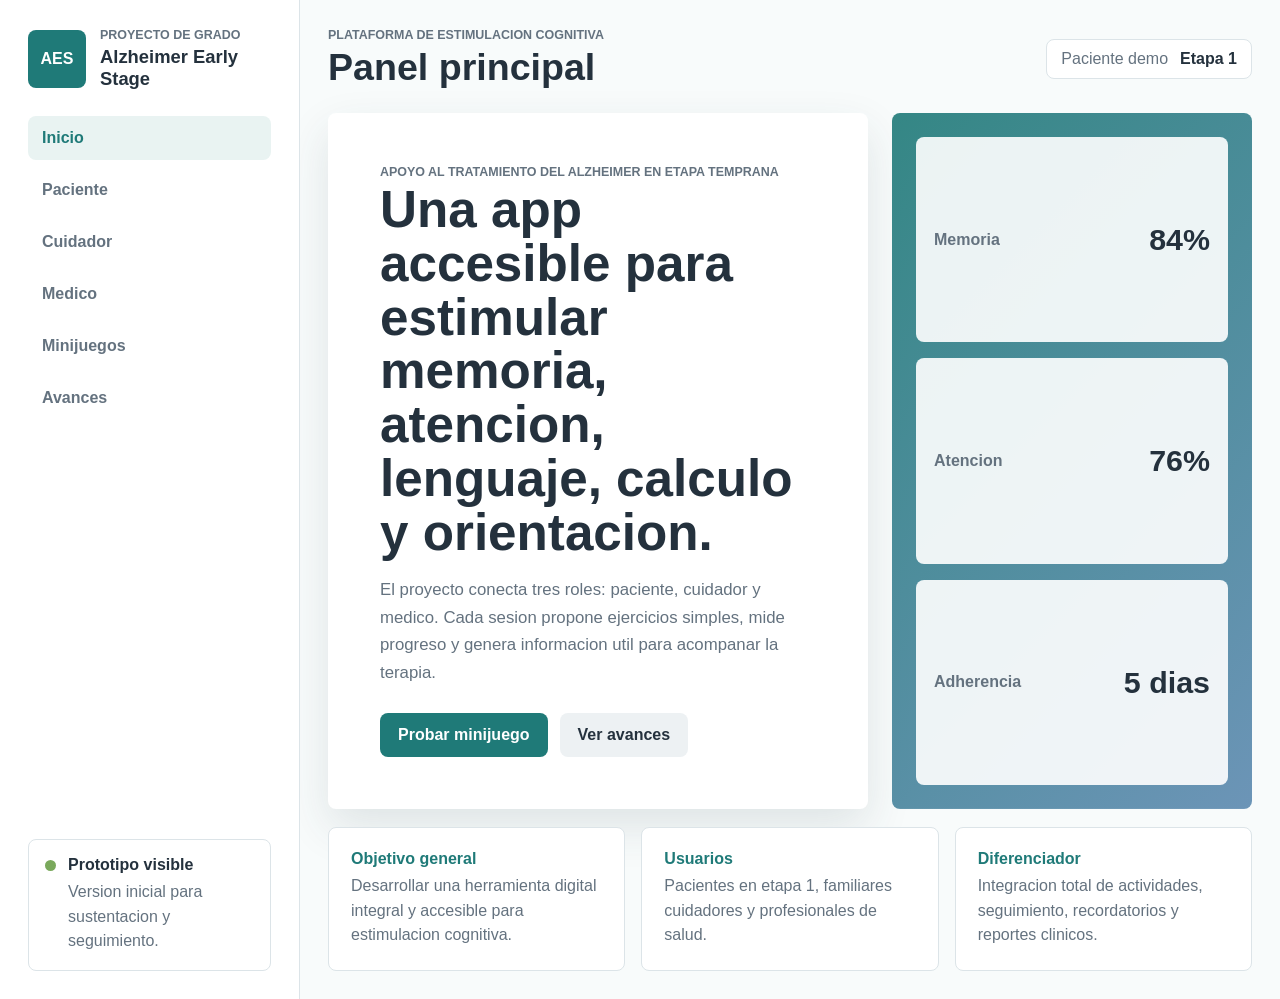
<file: index.html>
<!doctype html>
<html lang="es">
  <head>
    <meta charset="UTF-8" />
    <meta name="viewport" content="width=device-width, initial-scale=1.0" />
    <title>Alzheimer Early Stage</title>
    <link rel="stylesheet" href="styles.css" />
  </head>
  <body>
    <div class="app-shell">
      <aside class="sidebar">
        <div class="brand">
          <div class="brand-mark">AES</div>
          <div>
            <p>Proyecto de grado</p>
            <h1>Alzheimer Early Stage</h1>
          </div>
        </div>

        <nav class="nav" aria-label="Navegacion principal">
          <button class="nav-item active" data-view="overview">Inicio</button>
          <button class="nav-item" data-view="patient">Paciente</button>
          <button class="nav-item" data-view="caregiver">Cuidador</button>
          <button class="nav-item" data-view="doctor">Medico</button>
          <button class="nav-item" data-view="games">Minijuegos</button>
          <button class="nav-item" data-view="progress">Avances</button>
        </nav>

        <section class="status-panel">
          <span class="status-dot"></span>
          <div>
            <strong>Prototipo visible</strong>
            <p>Version inicial para sustentacion y seguimiento.</p>
          </div>
        </section>
      </aside>

      <main class="content">
        <section class="topbar">
          <div>
            <p class="eyebrow">Plataforma de estimulacion cognitiva</p>
            <h2 id="view-title">Panel principal</h2>
          </div>
          <div class="profile-pill">
            <span>Paciente demo</span>
            <strong>Etapa 1</strong>
          </div>
        </section>

        <section class="view active" id="overview">
          <div class="hero">
            <div class="hero-copy">
              <p class="eyebrow">Apoyo al tratamiento del Alzheimer en etapa temprana</p>
              <h3>Una app accesible para estimular memoria, atencion, lenguaje, calculo y orientacion.</h3>
              <p>
                El proyecto conecta tres roles: paciente, cuidador y medico. Cada sesion propone ejercicios
                simples, mide progreso y genera informacion util para acompanar la terapia.
              </p>
              <div class="hero-actions">
                <button class="primary-action" data-jump="games">Probar minijuego</button>
                <button class="secondary-action" data-jump="progress">Ver avances</button>
              </div>
            </div>
            <div class="hero-visual" aria-label="Resumen visual de la plataforma">
              <div class="brain-card">
                <span>Memoria</span>
                <strong>84%</strong>
              </div>
              <div class="brain-card">
                <span>Atencion</span>
                <strong>76%</strong>
              </div>
              <div class="brain-card">
                <span>Adherencia</span>
                <strong>5 dias</strong>
              </div>
            </div>
          </div>

          <div class="metrics-grid">
            <article>
              <span>Objetivo general</span>
              <p>Desarrollar una herramienta digital integral y accesible para estimulacion cognitiva.</p>
            </article>
            <article>
              <span>Usuarios</span>
              <p>Pacientes en etapa 1, familiares cuidadores y profesionales de salud.</p>
            </article>
            <article>
              <span>Diferenciador</span>
              <p>Integracion total de actividades, seguimiento, recordatorios y reportes clinicos.</p>
            </article>
          </div>
        </section>

        <section class="view" id="patient">
          <div class="section-header">
            <p class="eyebrow">Modulo Paciente</p>
            <h3>Sesiones simples, grandes botones y progreso visible.</h3>
          </div>
          <div class="two-column">
            <div class="panel">
              <h4>Rutina de hoy</h4>
              <div class="task-list">
                <label><input type="checkbox" checked /> Memoria visual</label>
                <label><input type="checkbox" /> Atencion sostenida</label>
                <label><input type="checkbox" /> Orientacion diaria</label>
              </div>
            </div>
            <div class="panel">
              <h4>Banco de recuerdos</h4>
              <p class="soft-text">Espacio para usar fotos, nombres y lugares significativos en ejercicios personalizados.</p>
              <div class="memory-strip">
                <span>Familia</span>
                <span>Casa</span>
                <span>Musica</span>
              </div>
            </div>
          </div>
        </section>

        <section class="view" id="caregiver">
          <div class="section-header">
            <p class="eyebrow">Modulo Cuidador</p>
            <h3>Acompanamiento, recordatorios y datos faciles de entender.</h3>
          </div>
          <div class="dashboard-grid">
            <article class="panel">
              <h4>Recordatorios</h4>
              <ul class="clean-list">
                <li>10:00 a. m. - Sesion cognitiva</li>
                <li>2:00 p. m. - Hidratacion</li>
                <li>6:00 p. m. - Actividad familiar</li>
              </ul>
            </article>
            <article class="panel">
              <h4>Alertas suaves</h4>
              <p class="soft-text">El sistema puede avisar cambios de uso, irritabilidad reportada o abandono de sesiones.</p>
            </article>
            <article class="panel wide">
              <h4>Apoyo entre cuidadores</h4>
              <p class="soft-text">Se proyecta una comunidad moderada con consejos, recursos educativos y experiencias.</p>
            </article>
          </div>
        </section>

        <section class="view" id="doctor">
          <div class="section-header">
            <p class="eyebrow">Modulo Medico</p>
            <h3>Reportes clinicos para comparar evolucion y tomar decisiones.</h3>
          </div>
          <div class="report-layout">
            <div class="panel">
              <h4>Resumen clinico</h4>
              <dl class="summary-list">
                <div><dt>Paciente</dt><dd>Maria Gomez</dd></div>
                <div><dt>Diagnostico</dt><dd>Alzheimer etapa inicial</dd></div>
                <div><dt>Adherencia</dt><dd>82%</dd></div>
                <div><dt>Riesgo</dt><dd>Moderado bajo</dd></div>
              </dl>
            </div>
            <div class="panel">
              <h4>Patrones detectados</h4>
              <p class="soft-text">Mejor respuesta en actividades visuales. Mayor dificultad en calculo simple despues de sesiones largas.</p>
            </div>
          </div>
        </section>

        <section class="view" id="games">
          <div class="section-header">
            <p class="eyebrow">Minijuegos cognitivos</p>
            <h3>Prototipo jugable de memoria visual.</h3>
          </div>
          <div class="game-layout">
            <div class="game-board" id="memory-board" aria-label="Juego de memoria"></div>
            <div class="panel game-panel">
              <h4>Memoria</h4>
              <p class="soft-text">Encuentra las parejas. El prototipo mide intentos y aciertos para alimentar el seguimiento.</p>
              <div class="game-stats">
                <span>Intentos <strong id="tries">0</strong></span>
                <span>Parejas <strong id="matches">0</strong>/6</span>
              </div>
              <button class="primary-action" id="reset-game">Reiniciar</button>
            </div>
          </div>
        </section>

        <section class="view" id="progress">
          <div class="section-header">
            <p class="eyebrow">Avances del proyecto</p>
            <h3>Ruta de desarrollo para presentar progreso academico.</h3>
          </div>
          <div class="timeline">
            <article class="timeline-item done">
              <span>1</span>
              <div>
                <h4>Investigacion y problema</h4>
                <p>Documento base, contexto del Alzheimer y justificacion en Colombia.</p>
              </div>
            </article>
            <article class="timeline-item done">
              <span>2</span>
              <div>
                <h4>Arquitectura de modulos</h4>
                <p>Paciente, cuidador y medico definidos como roles principales.</p>
              </div>
            </article>
            <article class="timeline-item current">
              <span>3</span>
              <div>
                <h4>Prototipo visible</h4>
                <p>Interfaz navegable y primer minijuego funcional para demostracion.</p>
              </div>
            </article>
            <article class="timeline-item">
              <span>4</span>
              <div>
                <h4>Validacion</h4>
                <p>Pruebas con usuarios, ajustes de accesibilidad y reportes exportables.</p>
              </div>
            </article>
          </div>
        </section>
      </main>
    </div>

    <script src="script.js"></script>
  </body>
</html>
</file>
<file: styles.css>
:root {
  color-scheme: light;
  --ink: #24313d;
  --muted: #64727f;
  --line: #dce4e8;
  --paper: #f8fbfb;
  --panel: #ffffff;
  --teal: #1f7a78;
  --green: #7aa95c;
  --coral: #d46f5d;
  --gold: #c59b3b;
  --blue: #4d7ea8;
  --shadow: 0 18px 45px rgba(42, 62, 74, 0.12);
}

* {
  box-sizing: border-box;
}

body {
  margin: 0;
  min-height: 100vh;
  background: var(--paper);
  color: var(--ink);
  font-family: Arial, Helvetica, sans-serif;
}

button,
input {
  font: inherit;
}

.app-shell {
  display: grid;
  grid-template-columns: 300px 1fr;
  min-height: 100vh;
}

.sidebar {
  display: flex;
  flex-direction: column;
  gap: 26px;
  padding: 28px;
  background: #ffffff;
  border-right: 1px solid var(--line);
}

.brand {
  display: flex;
  align-items: center;
  gap: 14px;
}

.brand-mark {
  display: grid;
  place-items: center;
  width: 58px;
  height: 58px;
  border-radius: 8px;
  background: var(--teal);
  color: #fff;
  font-weight: 800;
}

.brand p,
.eyebrow {
  margin: 0 0 4px;
  color: var(--muted);
  font-size: 0.78rem;
  font-weight: 700;
  letter-spacing: 0;
  text-transform: uppercase;
}

.brand h1 {
  margin: 0;
  max-width: 170px;
  font-size: 1.15rem;
  line-height: 1.2;
}

.nav {
  display: grid;
  gap: 8px;
}

.nav-item,
.primary-action,
.secondary-action {
  min-height: 44px;
  border: 0;
  border-radius: 8px;
  cursor: pointer;
}

.nav-item {
  padding: 12px 14px;
  background: transparent;
  color: var(--muted);
  text-align: left;
  font-weight: 700;
}

.nav-item:hover,
.nav-item.active {
  background: #e9f3f2;
  color: var(--teal);
}

.status-panel {
  display: flex;
  gap: 12px;
  margin-top: auto;
  padding: 16px;
  border: 1px solid var(--line);
  border-radius: 8px;
}

.status-dot {
  flex: 0 0 auto;
  width: 11px;
  height: 11px;
  margin-top: 4px;
  border-radius: 50%;
  background: var(--green);
}

.status-panel p,
.soft-text,
.metrics-grid p,
.timeline p {
  margin: 6px 0 0;
  color: var(--muted);
  line-height: 1.55;
}

.content {
  padding: 28px;
  overflow: hidden;
}

.topbar {
  display: flex;
  align-items: center;
  justify-content: space-between;
  gap: 20px;
  margin-bottom: 24px;
}

.topbar h2 {
  margin: 0;
  font-size: clamp(1.7rem, 3vw, 2.35rem);
}

.profile-pill {
  display: flex;
  align-items: center;
  gap: 12px;
  padding: 10px 14px;
  border: 1px solid var(--line);
  border-radius: 8px;
  background: #fff;
  white-space: nowrap;
}

.profile-pill span {
  color: var(--muted);
}

.view {
  display: none;
}

.view.active {
  display: block;
}

.hero {
  display: grid;
  grid-template-columns: minmax(0, 1.2fr) minmax(280px, 0.8fr);
  gap: 24px;
  align-items: stretch;
}

.hero-copy {
  padding: clamp(28px, 5vw, 52px);
  border-radius: 8px;
  background: #fff;
  box-shadow: var(--shadow);
}

.hero h3,
.section-header h3 {
  margin: 0;
  font-size: clamp(1.8rem, 4vw, 3.2rem);
  line-height: 1.05;
}

.hero-copy p:not(.eyebrow) {
  max-width: 760px;
  color: var(--muted);
  font-size: 1.05rem;
  line-height: 1.65;
}

.hero-actions {
  display: flex;
  flex-wrap: wrap;
  gap: 12px;
  margin-top: 26px;
}

.primary-action,
.secondary-action {
  padding: 0 18px;
  font-weight: 800;
}

.primary-action {
  background: var(--teal);
  color: #fff;
}

.secondary-action {
  background: #edf1f3;
  color: var(--ink);
}

.hero-visual {
  display: grid;
  gap: 16px;
  padding: 24px;
  border-radius: 8px;
  background:
    linear-gradient(135deg, rgba(31, 122, 120, 0.9), rgba(77, 126, 168, 0.82)),
    url("https://images.unsplash.com/photo-1559757148-5c350d0d3c56?auto=format&fit=crop&w=900&q=80");
  background-position: center;
  background-size: cover;
}

.brain-card {
  display: flex;
  align-items: center;
  justify-content: space-between;
  gap: 14px;
  padding: 18px;
  min-height: 86px;
  border-radius: 8px;
  background: rgba(255, 255, 255, 0.9);
}

.brain-card span {
  color: var(--muted);
  font-weight: 700;
}

.brain-card strong {
  font-size: 1.9rem;
}

.metrics-grid,
.dashboard-grid {
  display: grid;
  grid-template-columns: repeat(3, minmax(0, 1fr));
  gap: 16px;
  margin-top: 18px;
}

.metrics-grid article,
.panel {
  padding: 22px;
  border: 1px solid var(--line);
  border-radius: 8px;
  background: var(--panel);
}

.metrics-grid span {
  color: var(--teal);
  font-weight: 800;
}

.section-header {
  max-width: 900px;
  margin-bottom: 22px;
}

.two-column,
.report-layout,
.game-layout {
  display: grid;
  grid-template-columns: repeat(2, minmax(0, 1fr));
  gap: 18px;
}

.panel h4,
.timeline h4 {
  margin: 0 0 12px;
  font-size: 1.05rem;
}

.task-list {
  display: grid;
  gap: 14px;
}

.task-list label {
  display: flex;
  align-items: center;
  gap: 10px;
  min-height: 48px;
  padding: 12px;
  border-radius: 8px;
  background: #f3f7f8;
  font-weight: 700;
}

.memory-strip {
  display: flex;
  flex-wrap: wrap;
  gap: 10px;
  margin-top: 18px;
}

.memory-strip span {
  padding: 10px 12px;
  border-radius: 8px;
  background: #f0efe8;
  color: #675323;
  font-weight: 800;
}

.clean-list {
  margin: 0;
  padding-left: 18px;
  color: var(--muted);
  line-height: 1.8;
}

.wide {
  grid-column: span 2;
}

.summary-list {
  display: grid;
  gap: 14px;
  margin: 0;
}

.summary-list div {
  display: flex;
  justify-content: space-between;
  gap: 16px;
  padding-bottom: 12px;
  border-bottom: 1px solid var(--line);
}

.summary-list dt {
  color: var(--muted);
  font-weight: 700;
}

.summary-list dd {
  margin: 0;
  font-weight: 800;
}

.game-layout {
  grid-template-columns: minmax(310px, 540px) minmax(260px, 1fr);
  align-items: start;
}

.game-board {
  display: grid;
  grid-template-columns: repeat(4, 1fr);
  gap: 12px;
}

.card {
  aspect-ratio: 1;
  min-height: 86px;
  border: 0;
  border-radius: 8px;
  background: var(--blue);
  color: #fff;
  font-size: 2rem;
  font-weight: 800;
  cursor: pointer;
}

.card.flipped,
.card.matched {
  background: #fff;
  color: var(--ink);
  border: 2px solid var(--teal);
}

.card.matched {
  background: #e7f2df;
  border-color: var(--green);
}

.game-stats {
  display: grid;
  gap: 10px;
  margin: 18px 0;
}

.game-stats span {
  display: flex;
  justify-content: space-between;
  padding: 12px;
  border-radius: 8px;
  background: #f3f7f8;
}

.timeline {
  display: grid;
  gap: 14px;
}

.timeline-item {
  display: grid;
  grid-template-columns: 48px 1fr;
  gap: 16px;
  padding: 18px;
  border: 1px solid var(--line);
  border-radius: 8px;
  background: #fff;
}

.timeline-item > span {
  display: grid;
  place-items: center;
  width: 48px;
  height: 48px;
  border-radius: 8px;
  background: #edf1f3;
  font-weight: 900;
}

.timeline-item.done > span {
  background: #e7f2df;
  color: #42642c;
}

.timeline-item.current {
  border-color: var(--gold);
}

.timeline-item.current > span {
  background: #fbf0d2;
  color: #7a5a09;
}

@media (max-width: 920px) {
  .app-shell {
    grid-template-columns: 1fr;
  }

  .sidebar {
    position: static;
  }

  .nav {
    grid-template-columns: repeat(3, 1fr);
  }

  .hero,
  .two-column,
  .report-layout,
  .game-layout,
  .metrics-grid,
  .dashboard-grid {
    grid-template-columns: 1fr;
  }

  .wide {
    grid-column: auto;
  }
}

@media (max-width: 560px) {
  .content,
  .sidebar {
    padding: 18px;
  }

  .topbar {
    align-items: flex-start;
    flex-direction: column;
  }

  .profile-pill {
    width: 100%;
    justify-content: space-between;
  }

  .nav {
    grid-template-columns: 1fr 1fr;
  }

  .hero-copy {
    padding: 24px;
  }

  .game-board {
    grid-template-columns: repeat(3, 1fr);
  }
}
</file>
